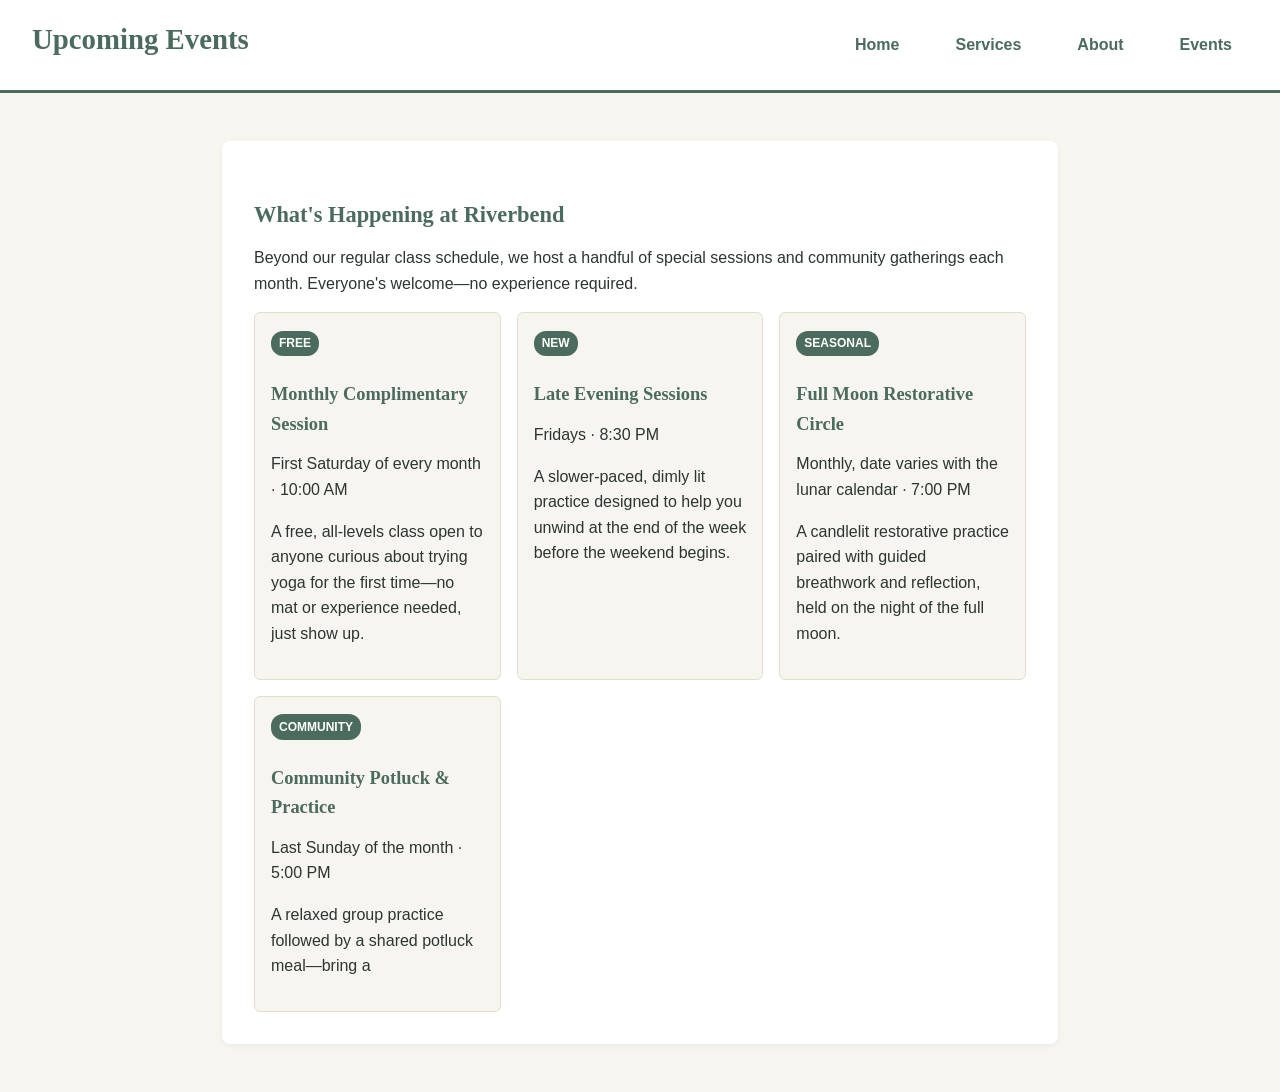
<file: events.html>
<!DOCTYPE html>
<html lang="en">
<head>
<meta charset="UTF-8">
<meta name="viewport" content="width=device-width, initial-scale=1.0">
<title>Riverbend Yoga Studio - Events</title>
<link rel="stylesheet" href="styles.css">
</head>
<body>
<header>
<h1>Upcoming Events</h1>
<nav>
<ul>
<li><a href="index.html">Home</a></li>
<li class="has-dropdown">
<a href="services.html">Services</a>
<ul class="dropdown-menu">
<li><a href="services.html?category=gentle">Gentle</a></li>
<li><a href="services.html?category=vinyasa">Vinyasa</a></li>
<li><a href="services.html?category=restorative">Restorative</a></li>
<li><a href="services.html?category=prenatal">Prenatal</a></li>
<li><a href="services.html?category=kids">Kids</a></li>
</ul>
</li>
<li><a href="about.html">About</a></li>
<li><a href="events.html">Events</a></li>
</ul>
</nav>
</header>
<main>
<section>
<h2>What's Happening at Riverbend</h2>
<p>Beyond our regular class schedule, we host a handful of special sessions and community gatherings each month. Everyone's welcome&mdash;no experience required.</p>

<div class="class-grid">

<div class="class-card">
<span class="tag">Free</span>
<h3>Monthly Complimentary Session</h3>
<p>First Saturday of every month &middot; 10:00 AM</p>
<p>A free, all-levels class open to anyone curious about trying yoga for the first time&mdash;no mat or experience needed, just show up.</p>
</div>

<div class="class-card">
<span class="tag">New</span>
<h3>Late Evening Sessions</h3>
<p>Fridays &middot; 8:30 PM</p>
<p>A slower-paced, dimly lit practice designed to help you unwind at the end of the week before the weekend begins.</p>
</div>

<div class="class-card">
<span class="tag">Seasonal</span>
<h3>Full Moon Restorative Circle</h3>
<p>Monthly, date varies with the lunar calendar &middot; 7:00 PM</p>
<p>A candlelit restorative practice paired with guided breathwork and reflection, held on the night of the full moon.</p>
</div>

<div class="class-card">
<span class="tag">Community</span>
<h3>Community Potluck &amp; Practice</h3>
<p>Last Sunday of the month &middot; 5:00 PM</p>
<p>A relaxed group practice followed by a shared potluck meal&mdash;bring a
</file>
<file: styles.css>
* { box-sizing: border-box; margin: 0; padding: 0; }

:root {
  --color-bg: #F7F5F0;
  --color-text: #2C3531;
  --color-primary: #4A6B5D;
  --color-accent: #C27D54;
  --color-error: #b33a3a;
  --color-error-bg: #fbeaea;
}

body { font-family: Arial, sans-serif; background-color: var(--color-bg); color: var(--color-text); line-height: 1.6; }

h1, h2, h3 { font-family: Georgia, serif; color: var(--color-primary); margin-bottom: 0.75rem; }

h1 { font-size: 1.8rem; }
h2 { font-size: 1.4rem; margin-top: 1.5rem; }
h3 { font-size: 1.15rem; margin-top: 1rem; }
p { margin-bottom: 1rem; }

header {
  background-color: #ffffff;
  padding: 1.5rem 1rem;
  border-bottom: 3px solid var(--color-primary);
  display: flex;
  flex-direction: column;
  align-items: center;
  gap: 1rem;
}

nav ul { list-style: none; display: flex; flex-direction: column; align-items: center; gap: 0.5rem; }

nav a { color: var(--color-primary); text-decoration: none; font-weight: bold; padding: 0.5rem 1rem; border-radius: 4px; }

nav a:hover, nav a:focus { background-color: var(--color-bg); color: var(--color-accent); }

/* Services dropdown in the nav */
nav li.has-dropdown { position: relative; }

nav .dropdown-menu {
  display: none;
  list-style: none;
  position: static;
  background-color: var(--color-bg);
  border-radius: 6px;
  margin-top: 0.4rem;
  padding: 0.4rem;
  flex-direction: column;
  gap: 0.2rem;
}

nav li.has-dropdown.open .dropdown-menu { display: flex; }

nav .dropdown-menu a { font-weight: normal; padding: 0.4rem 0.8rem; }

main { max-width: 900px; margin: 0 auto; padding: 2rem 1rem; display: flex; flex-direction: column; gap: 2rem; }

section { background-color: #ffffff; padding: 1.5rem; border-radius: 8px; box-shadow: 0 2px 5px rgba(0,0,0,0.05); }

img, picture img { max-width: 100%; height: auto; border-radius: 6px; margin-top: 0.5rem; }

figure { margin: 1rem 0; text-align: center; }
figcaption { font-size: 0.9rem; color: #555555; margin-top: 0.4rem; font-style: italic; }

audio { width: 100%; margin-top: 1rem; }

fieldset { border: 2px solid var(--color-primary); padding: 1.5rem; border-radius: 6px; background-color: #ffffff; }
legend { font-family: Georgia, serif; font-weight: bold; color: var(--color-primary); padding: 0 0.5rem; }

label { font-weight: bold; display: inline-block; margin-bottom: 0.3rem; }

input[type="text"], input[type="email"], select, textarea {
  width: 100%;
  padding: 0.75rem;
  border: 1px solid #ccc;
  border-radius: 4px;
  font-family: inherit;
  font-size: 1rem;
  margin-bottom: 0.4rem;
}

input.input-error { border-color: var(--color-error); background-color: var(--color-error-bg); }

.field-error {
  display: block;
  color: var(--color-error);
  font-size: 0.9em;
  min-height: 1.1em;
  margin-bottom: 0.8rem;
}

.form-status {
  display: none;
  padding: 0.75rem 1rem;
  border-radius: 6px;
  margin-bottom: 1rem;
  font-weight: bold;
}
.form-status.visible { display: block; }
.form-status.error { background-color: var(--color-error-bg); color: var(--color-error); }
.form-status.success { background-color: #e6efe9; color: var(--color-primary); }

button[type="submit"], .btn {
  background-color: var(--color-primary);
  color: #ffffff;
  border: none;
  padding: 0.75rem 1.5rem;
  font-size: 1rem;
  font-weight: bold;
  border-radius: 4px;
  cursor: pointer;
}

button[type="submit"]:hover, .btn:hover { background-color: var(--color-accent); }

/* Class style selector buttons on the home page */
.class-selector { text-align: center; }
.class-selector button {
  background-color: var(--color-bg);
  color: var(--color-primary);
  border: 2px solid var(--color-primary);
  border-radius: 4px;
  padding: 0.6rem 1rem;
  margin: 0.3rem;
  font-weight: bold;
  cursor: pointer;
}
.class-selector button:hover { background-color: var(--color-primary); color: #fff; }

#selected-preference-display { margin-top: 1rem; }

/* Services page: filter bar + class grid */
.filter-bar {
  display: flex;
  flex-wrap: wrap;
  gap: 0.75rem;
  align-items: center;
  margin-bottom: 1rem;
}
.filter-bar label { margin-bottom: 0; }
.filter-bar select { width: auto; min-width: 200px; margin-bottom: 0; }

.filter-result-note { font-size: 0.9em; color: #555; margin-bottom: 1rem; }

.class-grid { display: grid; grid-template-columns: repeat(auto-fit, minmax(240px, 1fr)); gap: 1rem; }

.class-card {
  background-color: var(--color-bg);
  border: 1px solid #e3ded1;
  border-radius: 6px;
  padding: 1rem;
  transition: opacity 0.2s ease;
}
.class-card.is-hidden { display: none; }
.class-card .tag {
  display: inline-block;
  background-color: var(--color-primary);
  color: #fff;
  font-size: 0.75rem;
  font-weight: bold;
  text-transform: uppercase;
  padding: 0.2rem 0.5rem;
  border-radius: 12px;
  margin-bottom: 0.5rem;
}

.no-results { display: none; font-style: italic; color: #555; }
.no-results.visible { display: block; }

footer { text-align: center; padding: 1.5rem; background-color: #2C3531; color: #F7F5F0; margin-top: 3rem; font-size: 0.9rem; }
footer a { color: #F7F5F0; }

@media (min-width: 768px) {
  header { flex-direction: row; justify-content: space-between; padding: 1rem 2rem; }
  nav ul { flex-direction: row; gap: 1.5rem; }
  nav .dropdown-menu {
    position: absolute;
    top: 100%;
    left: 0;
    min-width: 200px;
    box-shadow: 0 2px 6px rgba(0,0,0,0.15);
    z-index: 10;
  }
  nav li.has-dropdown:hover .dropdown-menu,
  nav li.has-dropdown:focus-within .dropdown-menu { display: flex; }
  main { padding: 3rem 2rem; }
  section { padding: 2rem; }
}

/* Home page welcome banner */
.hero-banner {
  background-image: linear-gradient(rgba(44, 53, 49, 0.45), rgba(44, 53, 49, 0.55)), url('https://images.unsplash.com/photo-1687783615494-b4a1f1af8b58?auto=format&fit=crop&w=1600&q=80');
  background-size: cover;
  background-position: center;
  min-height: 320px;
  display: flex;
  align-items: center;
  justify-content: center;
  text-align: center;
  padding: 2rem 1.5rem;
}

.hero-banner-overlay {
  max-width: 600px;
}

.hero-banner-overlay h2 {
  color: #ffffff;
  font-size: 2rem;
  margin-top: 0;
}

.hero-banner-overlay p {
  color: rgba(255, 255, 255, 0.9);
  font-size: 1.05rem;
  margin-bottom: 0;
}
</file>
